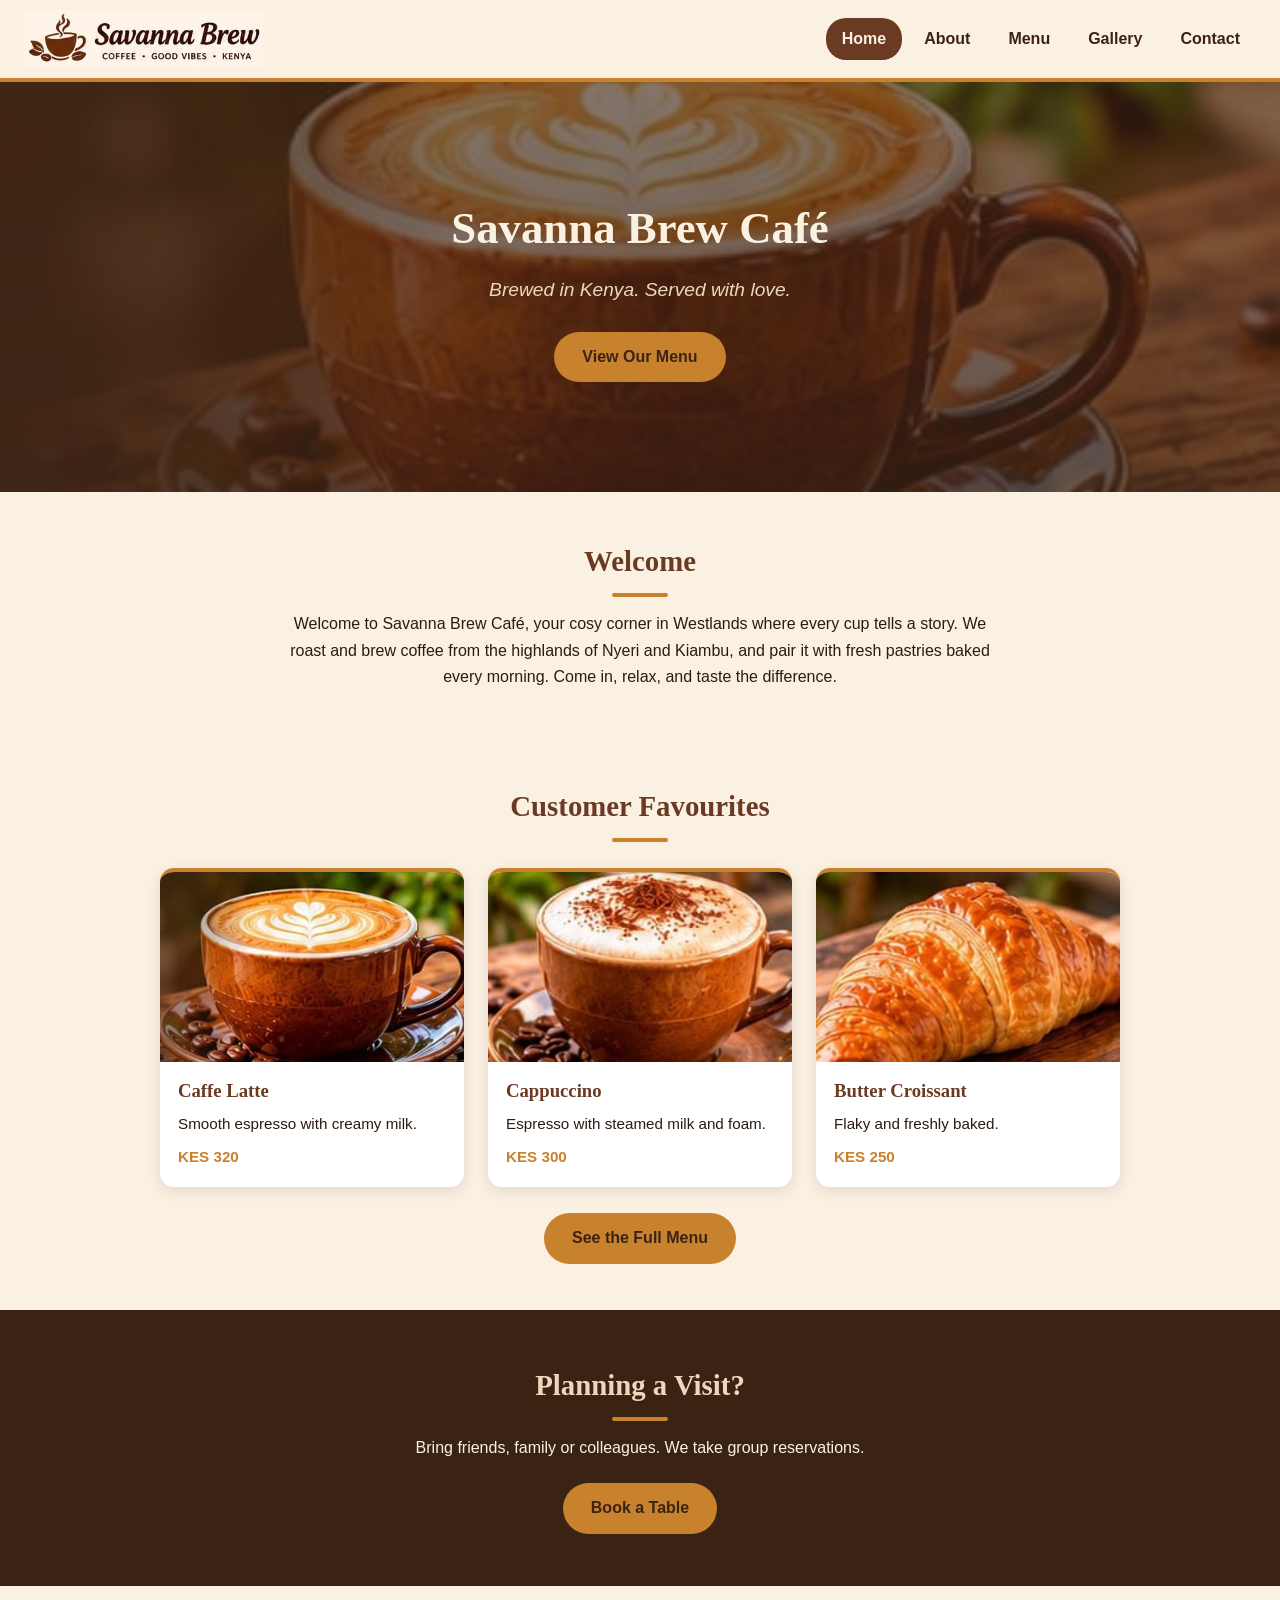
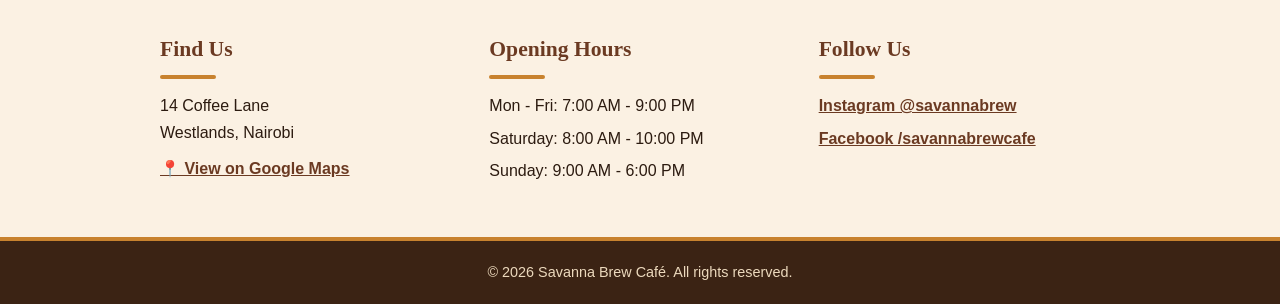
<file: index.html>
<!DOCTYPE html>
<html lang="en">
<head>
  <meta charset="UTF-8">
  <meta name="viewport" content="width=device-width, initial-scale=1.0">
  <title>Home | Savanna Brew Café</title>
  <link rel="stylesheet" href="style.css">
</head>
<body>

  <header>
    <a class="logo" href="index.html"><img src="images/logo.jpg" alt="Savanna Brew Café logo"></a>
    <nav>
      <ul>
        <li><a class="active" href="index.html">Home</a></li>
        <li><a href="about.html">About</a></li>
        <li><a href="menu.html">Menu</a></li>
        <li><a href="gallery.html">Gallery</a></li>
        <li><a href="contact.html">Contact</a></li>
      </ul>
    </nav>
  </header>

  <div class="hero">
    <h1>Savanna Brew Café</h1>
    <p>Brewed in Kenya. Served with love.</p>
    <a class="btn" href="menu.html">View Our Menu</a>
  </div>

  <section>
    <h2>Welcome</h2>
    <p class="centered">
      Welcome to Savanna Brew Café, your cosy corner in Westlands where every cup tells a story.
      We roast and brew coffee from the highlands of Nyeri and Kiambu, and pair it with fresh
      pastries baked every morning. Come in, relax, and taste the difference.
    </p>
  </section>

  <section>
    <h2>Customer Favourites</h2>
    <div class="cards">
      <article class="card">
        <img src="images/latte.jpg" alt="A latte in a brown cup with heart-shaped latte art">
        <div class="card-body">
          <h3>Caffe Latte</h3>
          <p>Smooth espresso with creamy milk.</p>
          <p class="price">KES 320</p>
        </div>
      </article>
      <article class="card">
        <img src="images/cappuccino.jpg" alt="A cappuccino dusted with cocoa powder, on a saucer with coffee beans">
        <div class="card-body">
          <h3>Cappuccino</h3>
          <p>Espresso with steamed milk and foam.</p>
          <p class="price">KES 300</p>
        </div>
      </article>
      <article class="card">
        <img src="images/croissant.jpg" alt="A golden, flaky butter croissant on a wooden board">
        <div class="card-body">
          <h3>Butter Croissant</h3>
          <p>Flaky and freshly baked.</p>
          <p class="price">KES 250</p>
        </div>
      </article>
    </div>
    <p class="centered" style="margin-top:26px;"><a class="btn" href="menu.html">See the Full Menu</a></p>
  </section>

  <section class="visit">
    <h2>Planning a Visit?</h2>
    <p>Bring friends, family or colleagues. We take group reservations.</p>
    <a class="btn" href="contact.html">Book a Table</a>
  </section>

  <section class="info">
    <div>
      <h2>Find Us</h2>
      <p>14 Coffee Lane<br>Westlands, Nairobi</p>
      <p style="margin-top:10px;"><a href="https://www.google.com/maps/search/?api=1&amp;query=14+Coffee+Lane+Westlands+Nairobi" target="_blank" rel="noopener">&#128205; View on Google Maps</a></p>
    </div>
    <div>
      <h2>Opening Hours</h2>
      <ul>
        <li>Mon - Fri: 7:00 AM - 9:00 PM</li>
        <li>Saturday: 8:00 AM - 10:00 PM</li>
        <li>Sunday: 9:00 AM - 6:00 PM</li>
      </ul>
    </div>
    <div>
      <h2>Follow Us</h2>
      <ul>
        <li><a href="https://www.instagram.com/">Instagram @savannabrew</a></li>
        <li><a href="https://www.facebook.com/">Facebook /savannabrewcafe</a></li>
      </ul>
    </div>
  </section>

  <footer>&copy; 2026 Savanna Brew Café. All rights reserved.</footer>

</body>
</html>
</file>
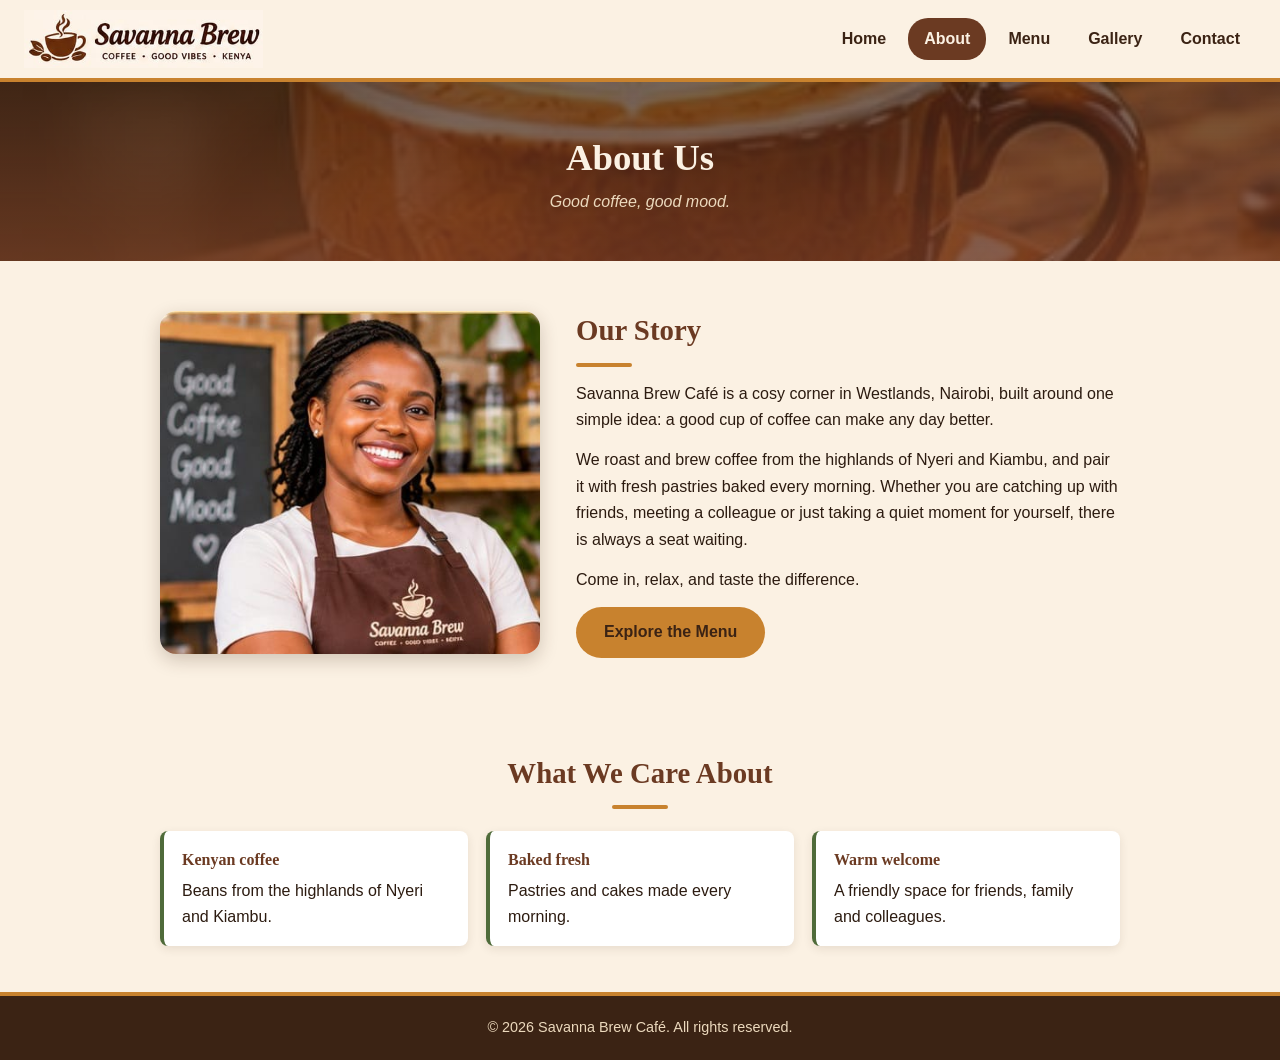
<file: about.html>
<!DOCTYPE html>
<html lang="en">
<head>
  <meta charset="UTF-8">
  <meta name="viewport" content="width=device-width, initial-scale=1.0">
  <title>About | Savanna Brew Café</title>
  <link rel="stylesheet" href="style.css">
</head>
<body>

  <header>
    <a class="logo" href="index.html"><img src="images/logo.jpg" alt="Savanna Brew Café logo"></a>
    <nav>
      <ul>
        <li><a href="index.html">Home</a></li>
        <li><a class="active" href="about.html">About</a></li>
        <li><a href="menu.html">Menu</a></li>
        <li><a href="gallery.html">Gallery</a></li>
        <li><a href="contact.html">Contact</a></li>
      </ul>
    </nav>
  </header>

  <div class="page-banner">
    <h1>About Us</h1>
    <p>Good coffee, good mood.</p>
  </div>

  <section>
    <div class="about-grid">
      <img src="images/barista.jpg" alt="A smiling barista in a brown Savanna Brew apron in front of a chalkboard that reads Good Coffee, Good Mood">
      <div>
        <h2>Our Story</h2>
        <p>
          Savanna Brew Café is a cosy corner in Westlands, Nairobi, built around one simple idea:
          a good cup of coffee can make any day better.
        </p>
        <p>
          We roast and brew coffee from the highlands of Nyeri and Kiambu, and pair it with fresh
          pastries baked every morning. Whether you are catching up with friends, meeting a
          colleague or just taking a quiet moment for yourself, there is always a seat waiting.
        </p>
        <p>Come in, relax, and taste the difference.</p>
        <a class="btn" href="menu.html">Explore the Menu</a>
      </div>
    </div>
  </section>

  <section>
    <h2>What We Care About</h2>
    <ul class="values">
      <li><strong>Kenyan coffee</strong>Beans from the highlands of Nyeri and Kiambu.</li>
      <li><strong>Baked fresh</strong>Pastries and cakes made every morning.</li>
      <li><strong>Warm welcome</strong>A friendly space for friends, family and colleagues.</li>
    </ul>
  </section>

  <footer>&copy; 2026 Savanna Brew Café. All rights reserved.</footer>

</body>
</html>
</file>
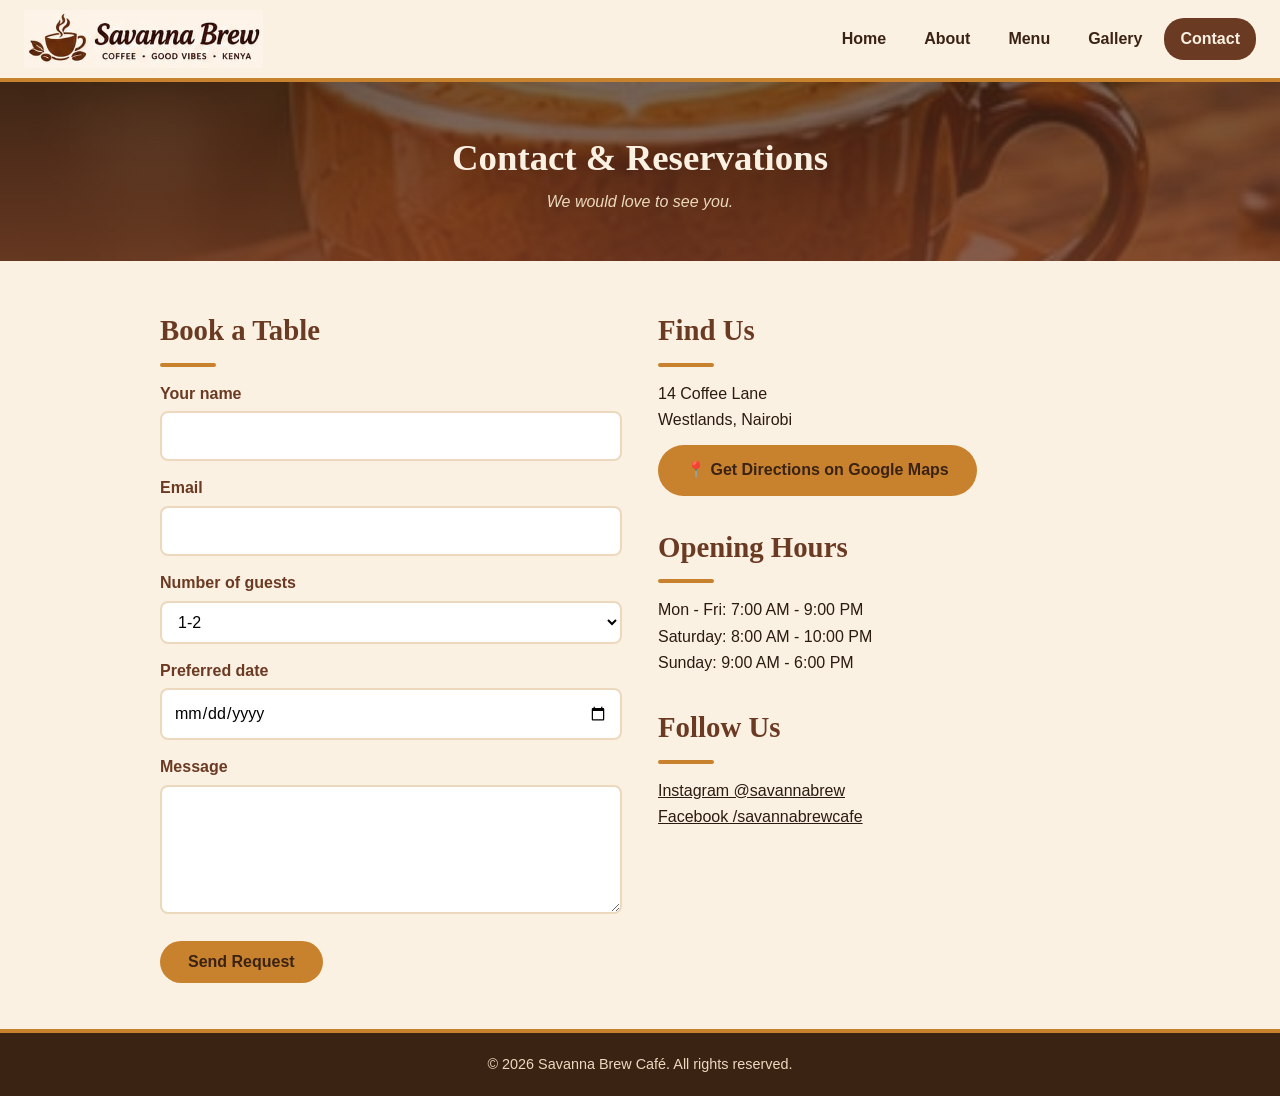
<file: contact.html>
<!DOCTYPE html>
<html lang="en">
<head>
  <meta charset="UTF-8">
  <meta name="viewport" content="width=device-width, initial-scale=1.0">
  <title>Contact | Savanna Brew Café</title>
  <link rel="stylesheet" href="style.css">
</head>
<body>

  <header>
    <a class="logo" href="index.html"><img src="images/logo.jpg" alt="Savanna Brew Café logo"></a>
    <nav>
      <ul>
        <li><a href="index.html">Home</a></li>
        <li><a href="about.html">About</a></li>
        <li><a href="menu.html">Menu</a></li>
        <li><a href="gallery.html">Gallery</a></li>
        <li><a class="active" href="contact.html">Contact</a></li>
      </ul>
    </nav>
  </header>

  <div class="page-banner">
    <h1>Contact &amp; Reservations</h1>
    <p>We would love to see you.</p>
  </div>

  <section>
    <div class="contact-wrap">
      <div>
        <h2>Book a Table</h2>
        <!-- Replace hello@savannabrew.co.ke with your real email address -->
        <form action="mailto:hello@savannabrew.co.ke" method="post" enctype="text/plain">
          <label for="name">Your name</label>
          <input type="text" id="name" name="name" required>

          <label for="email">Email</label>
          <input type="email" id="email" name="email" required>

          <label for="guests">Number of guests</label>
          <select id="guests" name="guests">
            <option>1-2</option>
            <option>3-5</option>
            <option>6-10</option>
            <option>More than 10</option>
          </select>

          <label for="date">Preferred date</label>
          <input type="date" id="date" name="date">

          <label for="message">Message</label>
          <textarea id="message" name="message" rows="4"></textarea>

          <button class="btn" type="submit">Send Request</button>
        </form>
      </div>

      <div>
        <h2>Find Us</h2>
        <p>14 Coffee Lane<br>Westlands, Nairobi</p>
        <!-- To point at your exact pin: open your place in Google Maps, click Share, copy the link, and paste it as the href below -->
        <p style="margin-top:12px;"><a class="btn" href="https://www.google.com/maps/search/?api=1&amp;query=14+Coffee+Lane+Westlands+Nairobi" target="_blank" rel="noopener">&#128205; Get Directions on Google Maps</a></p>

        <h2 style="margin-top:28px;">Opening Hours</h2>
        <ul style="list-style:none;">
          <li>Mon - Fri: 7:00 AM - 9:00 PM</li>
          <li>Saturday: 8:00 AM - 10:00 PM</li>
          <li>Sunday: 9:00 AM - 6:00 PM</li>
        </ul>

        <h2 style="margin-top:28px;">Follow Us</h2>
        <ul style="list-style:none;">
          <li><a href="https://www.instagram.com/">Instagram @savannabrew</a></li>
          <li><a href="https://www.facebook.com/">Facebook /savannabrewcafe</a></li>
        </ul>
      </div>
    </div>
  </section>

  <footer>&copy; 2026 Savanna Brew Café. All rights reserved.</footer>

</body>
</html>
</file>
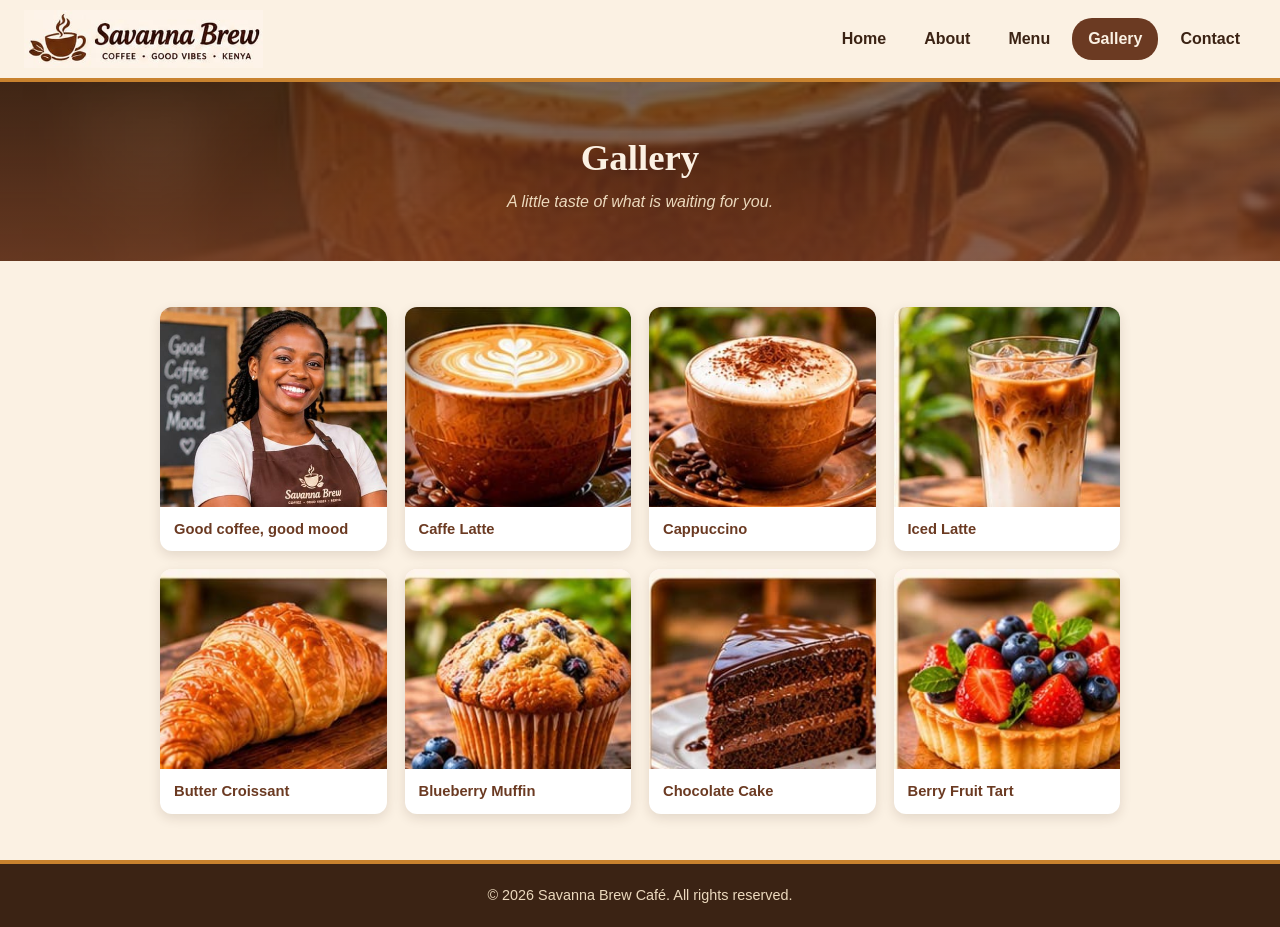
<file: gallery.html>
<!DOCTYPE html>
<html lang="en">
<head>
  <meta charset="UTF-8">
  <meta name="viewport" content="width=device-width, initial-scale=1.0">
  <title>Gallery | Savanna Brew Café</title>
  <link rel="stylesheet" href="style.css">
</head>
<body>

  <header>
    <a class="logo" href="index.html"><img src="images/logo.jpg" alt="Savanna Brew Café logo"></a>
    <nav>
      <ul>
        <li><a href="index.html">Home</a></li>
        <li><a href="about.html">About</a></li>
        <li><a href="menu.html">Menu</a></li>
        <li><a class="active" href="gallery.html">Gallery</a></li>
        <li><a href="contact.html">Contact</a></li>
      </ul>
    </nav>
  </header>

  <div class="page-banner">
    <h1>Gallery</h1>
    <p>A little taste of what is waiting for you.</p>
  </div>

  <section>
    <div class="gallery">
      <figure><img src="images/barista.jpg" alt="A smiling barista in a Savanna Brew apron"><figcaption>Good coffee, good mood</figcaption></figure>
      <figure><img src="images/latte.jpg" alt="A latte with heart-shaped latte art"><figcaption>Caffe Latte</figcaption></figure>
      <figure><img src="images/cappuccino.jpg" alt="A cappuccino dusted with cocoa"><figcaption>Cappuccino</figcaption></figure>
      <figure><img src="images/iced-latte.jpg" alt="An iced latte in a tall glass"><figcaption>Iced Latte</figcaption></figure>
      <figure><img src="images/croissant.jpg" alt="A flaky butter croissant"><figcaption>Butter Croissant</figcaption></figure>
      <figure><img src="images/muffin.jpg" alt="A blueberry muffin"><figcaption>Blueberry Muffin</figcaption></figure>
      <figure><img src="images/chocolate-cake.jpg" alt="A slice of chocolate cake"><figcaption>Chocolate Cake</figcaption></figure>
      <figure><img src="images/fruit-tart.jpg" alt="A berry fruit tart"><figcaption>Berry Fruit Tart</figcaption></figure>
    </div>
  </section>

  <footer>&copy; 2026 Savanna Brew Café. All rights reserved.</footer>

</body>
</html>
</file>
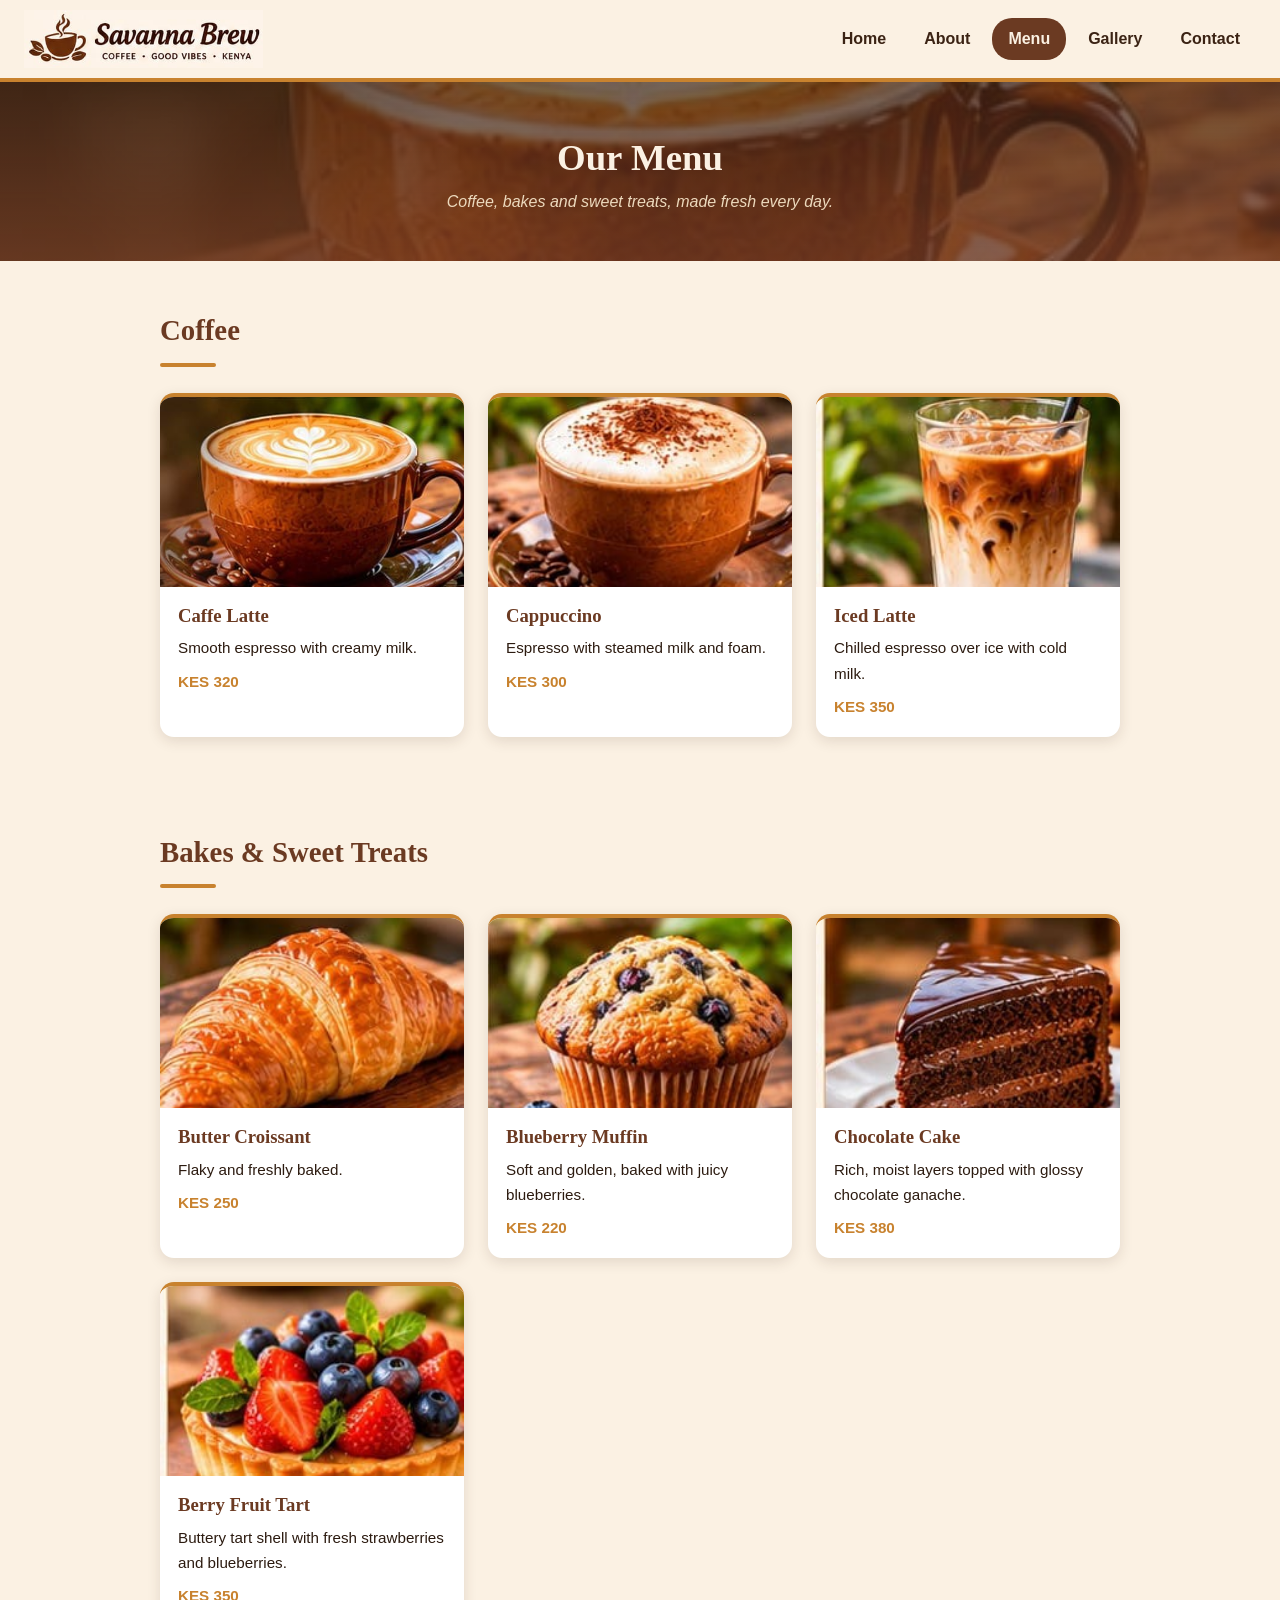
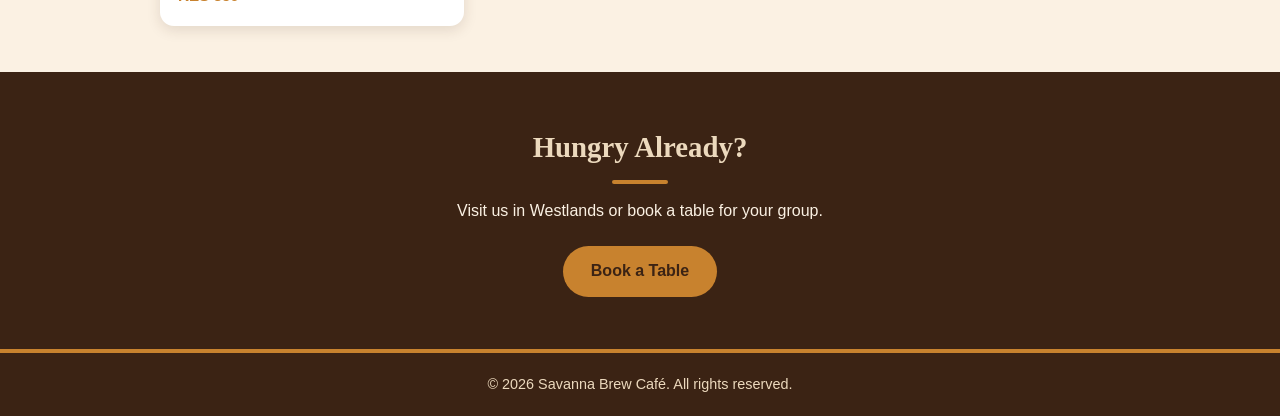
<file: menu.html>
<!DOCTYPE html>
<html lang="en">
<head>
  <meta charset="UTF-8">
  <meta name="viewport" content="width=device-width, initial-scale=1.0">
  <title>Menu | Savanna Brew Café</title>
  <link rel="stylesheet" href="style.css">
</head>
<body>

  <header>
    <a class="logo" href="index.html"><img src="images/logo.jpg" alt="Savanna Brew Café logo"></a>
    <nav>
      <ul>
        <li><a href="index.html">Home</a></li>
        <li><a href="about.html">About</a></li>
        <li><a class="active" href="menu.html">Menu</a></li>
        <li><a href="gallery.html">Gallery</a></li>
        <li><a href="contact.html">Contact</a></li>
      </ul>
    </nav>
  </header>

  <div class="page-banner">
    <h1>Our Menu</h1>
    <p>Coffee, bakes and sweet treats, made fresh every day.</p>
  </div>

  <section class="menu-group">
    <h2>Coffee</h2>
    <div class="cards">
      <article class="card">
        <img src="images/latte.jpg" alt="A latte in a brown cup with heart-shaped latte art">
        <div class="card-body">
          <h3>Caffe Latte</h3>
          <p>Smooth espresso with creamy milk.</p>
          <p class="price">KES 320</p>
        </div>
      </article>
      <article class="card">
        <img src="images/cappuccino.jpg" alt="A cappuccino dusted with cocoa powder">
        <div class="card-body">
          <h3>Cappuccino</h3>
          <p>Espresso with steamed milk and foam.</p>
          <p class="price">KES 300</p>
        </div>
      </article>
      <article class="card">
        <img src="images/iced-latte.jpg" alt="A tall glass of iced latte with swirls of coffee and milk">
        <div class="card-body">
          <h3>Iced Latte</h3>
          <p>Chilled espresso over ice with cold milk.</p>
          <p class="price">KES 350</p>
        </div>
      </article>
    </div>
  </section>

  <section class="menu-group">
    <h2>Bakes &amp; Sweet Treats</h2>
    <div class="cards">
      <article class="card">
        <img src="images/croissant.jpg" alt="A golden, flaky butter croissant on a wooden board">
        <div class="card-body">
          <h3>Butter Croissant</h3>
          <p>Flaky and freshly baked.</p>
          <p class="price">KES 250</p>
        </div>
      </article>
      <article class="card">
        <img src="images/muffin.jpg" alt="A golden blueberry muffin with fresh blueberries beside it">
        <div class="card-body">
          <h3>Blueberry Muffin</h3>
          <p>Soft and golden, baked with juicy blueberries.</p>
          <p class="price">KES 220</p>
        </div>
      </article>
      <article class="card">
        <img src="images/chocolate-cake.jpg" alt="A slice of layered chocolate cake with glossy ganache">
        <div class="card-body">
          <h3>Chocolate Cake</h3>
          <p>Rich, moist layers topped with glossy chocolate ganache.</p>
          <p class="price">KES 380</p>
        </div>
      </article>
      <article class="card">
        <img src="images/fruit-tart.jpg" alt="A fruit tart topped with strawberries, blueberries and mint">
        <div class="card-body">
          <h3>Berry Fruit Tart</h3>
          <p>Buttery tart shell with fresh strawberries and blueberries.</p>
          <p class="price">KES 350</p>
        </div>
      </article>
    </div>
  </section>

  <section class="visit">
    <h2>Hungry Already?</h2>
    <p>Visit us in Westlands or book a table for your group.</p>
    <a class="btn" href="contact.html">Book a Table</a>
  </section>

  <footer>&copy; 2026 Savanna Brew Café. All rights reserved.</footer>

</body>
</html>
</file>
<file: style.css>
:root {
  --espresso: #3b2314;
  --brown: #6b3a22;
  --caramel: #c8822e;
  --cream: #fbf1e3;
  --latte: #ecd9bd;
  --leaf: #4f6b3a;
  --ink: #2c1b10;
  --card: #ffffff;
}
* { box-sizing: border-box; margin: 0; padding: 0; }
body {
  font-family: Arial, Helvetica, sans-serif;
  background: var(--cream);
  color: var(--ink);
  line-height: 1.65;
}
h1, h2, h3 { font-family: Georgia, "Times New Roman", serif; }
a { color: inherit; }
img { max-width: 100%; }

/* Header + navigation */
header {
  background: var(--cream);
  border-bottom: 4px solid var(--caramel);
  display: flex;
  align-items: center;
  justify-content: space-between;
  flex-wrap: wrap;
  gap: 10px;
  padding: 10px 24px;
}
.logo img { height: 58px; display: block; }
nav ul { list-style: none; display: flex; gap: 6px; flex-wrap: wrap; }
nav a {
  display: block;
  text-decoration: none;
  color: var(--espresso);
  font-weight: bold;
  padding: 8px 16px;
  border-radius: 20px;
  transition: background .15s, color .15s;
}
nav a:hover { background: var(--latte); }
nav a.active { background: var(--brown); color: var(--cream); }

/* Hero / page banners */
.hero {
  background:
    linear-gradient(rgba(59,35,20,0.62), rgba(59,35,20,0.78)),
    url("images/latte.jpg") center/cover no-repeat,
    var(--espresso);
  color: var(--cream);
  text-align: center;
  padding: 110px 20px;
}
.hero h1 { font-size: 2.8rem; margin-bottom: 8px; }
.hero p { font-size: 1.2rem; font-style: italic; margin-bottom: 26px; color: var(--latte); }
.page-banner {
  background:
    linear-gradient(rgba(59,35,20,0.7), rgba(107,58,34,0.82)),
    url("images/latte.jpg") center/cover no-repeat,
    var(--espresso);
  color: var(--cream);
  text-align: center;
  padding: 46px 20px;
}
.page-banner h1 { font-size: 2.3rem; }
.page-banner p { color: var(--latte); font-style: italic; }

.btn {
  display: inline-block;
  background: var(--caramel);
  color: var(--espresso);
  font-weight: bold;
  text-decoration: none;
  padding: 12px 28px;
  border: 0;
  border-radius: 30px;
  font-size: 1rem;
  cursor: pointer;
  transition: transform .15s, background .15s;
}
.btn:hover { background: #dc9540; transform: translateY(-2px); }

/* Sections */
section { max-width: 1000px; margin: 0 auto; padding: 46px 20px; }
h2 { color: var(--brown); font-size: 1.8rem; margin-bottom: 14px; text-align: center; }
h2::after {
  content: "";
  display: block;
  width: 56px; height: 4px;
  background: var(--caramel);
  margin: 8px auto 0;
  border-radius: 2px;
}
.centered { max-width: 720px; margin: 0 auto; text-align: center; }

/* Cards */
.cards {
  display: grid;
  grid-template-columns: repeat(auto-fit, minmax(230px, 1fr));
  gap: 24px;
  margin-top: 26px;
}
.card {
  background: var(--card);
  border-radius: 14px;
  overflow: hidden;
  box-shadow: 0 4px 14px rgba(59,35,20,0.13);
  border-top: 4px solid var(--caramel);
}
.card img { width: 100%; height: 190px; object-fit: cover; display: block; background: var(--latte); }
.card-body { padding: 14px 18px 18px; }
.card h3 { color: var(--brown); margin-bottom: 4px; }
.card p { font-size: 0.95rem; }
.price { margin-top: 8px; font-weight: bold; color: var(--caramel); }

/* Visit banner */
.visit {
  background: var(--espresso);
  color: var(--cream);
  text-align: center;
  max-width: none;
  padding: 52px 20px;
}
.visit h2 { color: var(--latte); }
.visit p { margin-bottom: 22px; }

/* Info columns */
.info { display: grid; grid-template-columns: repeat(auto-fit, minmax(240px, 1fr)); gap: 28px; }
.info h2 { font-size: 1.35rem; text-align: left; }
.info h2::after { margin-left: 0; }
.info ul { list-style: none; }
.info li { margin-bottom: 6px; }
.info a { color: var(--brown); font-weight: bold; }

/* About */
.about-grid {
  display: grid;
  grid-template-columns: minmax(240px, 380px) 1fr;
  gap: 36px;
  align-items: center;
}
.about-grid img { width: 100%; border-radius: 16px; box-shadow: 0 6px 18px rgba(59,35,20,0.22); display: block; }
.about-grid h2 { text-align: left; }
.about-grid h2::after { margin-left: 0; }
.about-grid p { margin-bottom: 14px; }
.values { list-style: none; display: grid; grid-template-columns: repeat(auto-fit, minmax(210px, 1fr)); gap: 18px; margin-top: 22px; }
.values li { background: var(--card); border-left: 4px solid var(--leaf); border-radius: 8px; padding: 16px 18px; box-shadow: 0 3px 10px rgba(59,35,20,0.1); }
.values strong { display: block; color: var(--brown); font-family: Georgia, serif; margin-bottom: 4px; }

/* Menu */
.menu-group h2 { text-align: left; }
.menu-group h2::after { margin-left: 0; }

/* Gallery */
.gallery { display: grid; grid-template-columns: repeat(auto-fill, minmax(220px, 1fr)); gap: 18px; }
.gallery figure { background: var(--card); border-radius: 12px; overflow: hidden; box-shadow: 0 4px 12px rgba(59,35,20,0.13); }
.gallery img { width: 100%; height: 200px; object-fit: cover; display: block; }
.gallery figcaption { padding: 10px 14px; font-size: 0.92rem; color: var(--brown); font-weight: bold; }

/* Contact form */
.contact-wrap { display: grid; grid-template-columns: 1fr 1fr; gap: 36px; }
.contact-wrap h2 { text-align: left; }
.contact-wrap h2::after { margin-left: 0; }
form label { display: block; font-weight: bold; margin: 14px 0 4px; color: var(--brown); }
form input, form textarea, form select {
  width: 100%;
  padding: 10px 12px;
  border: 2px solid var(--latte);
  border-radius: 8px;
  font: inherit;
  background: #fff;
}
form input:focus, form textarea:focus, form select:focus { outline: none; border-color: var(--caramel); }
form .btn { margin-top: 18px; }

footer {
  background: var(--espresso);
  color: var(--latte);
  text-align: center;
  padding: 20px;
  font-size: 0.9rem;
  border-top: 4px solid var(--caramel);
}

@media (max-width: 720px) {
  .hero h1 { font-size: 2.1rem; }
  header { justify-content: center; }
  .about-grid, .contact-wrap { grid-template-columns: 1fr; }
}
</file>
